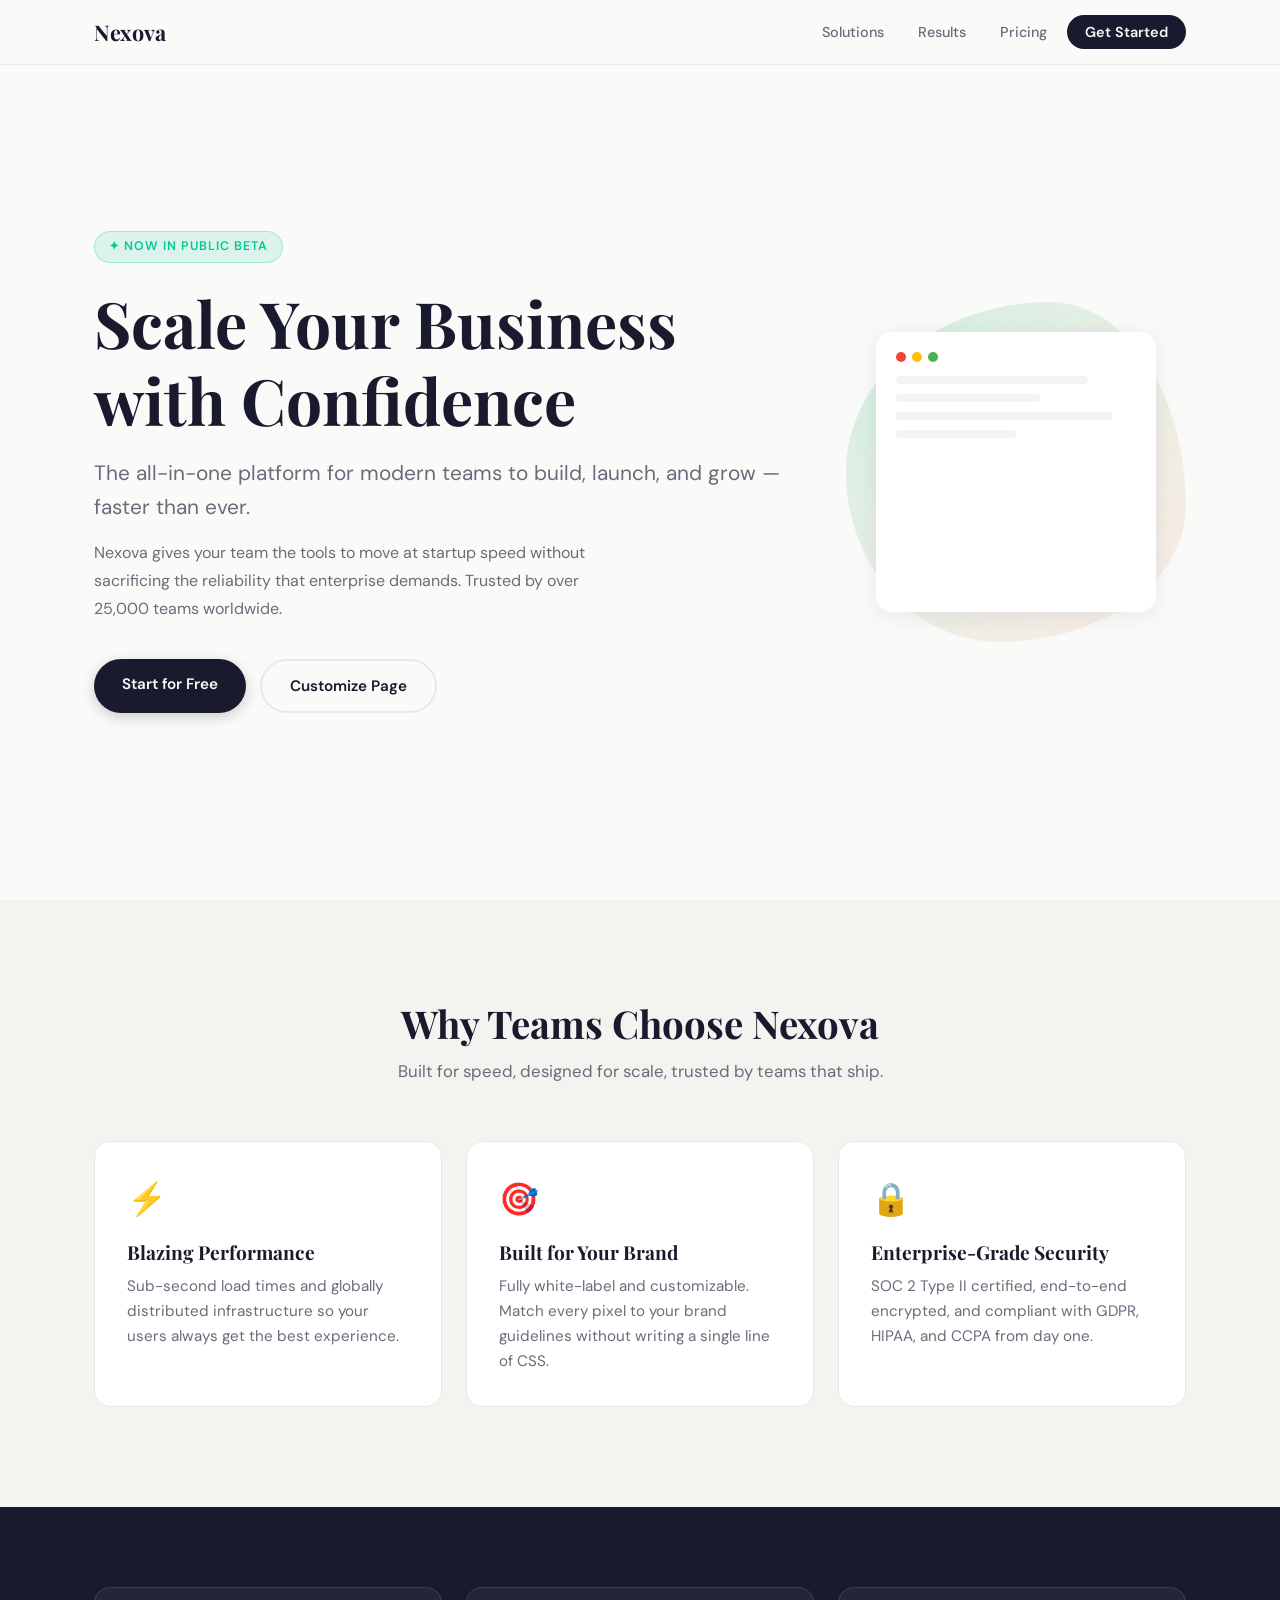
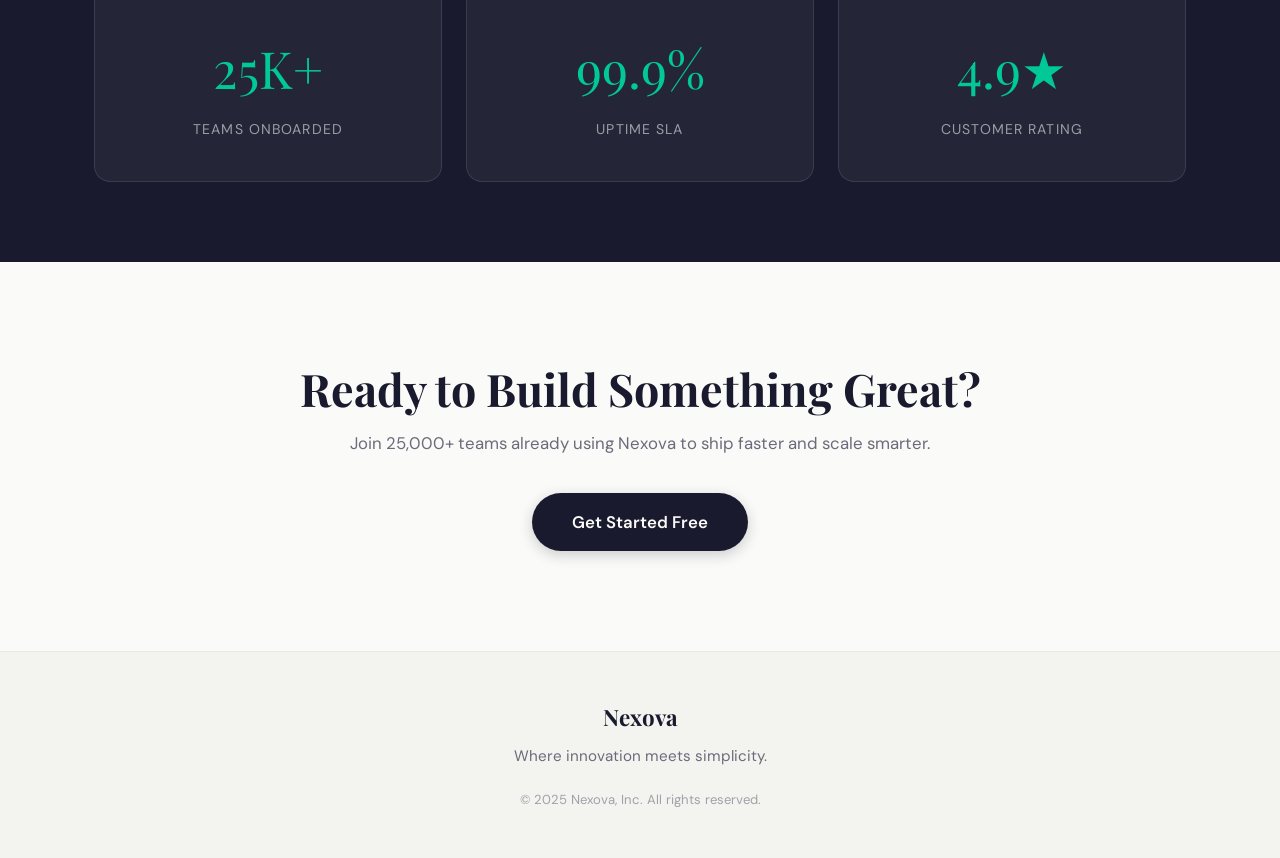
<file: index.html>
<!doctype html>
<html lang="en">
  <head>
    <meta charset="UTF-8" />
    <meta name="viewport" content="width=device-width, initial-scale=1.0" />
    <title>Nexova — Scale Your Business with Confidence</title>
    <link rel="preconnect" href="https://fonts.googleapis.com" />
    <link rel="preconnect" href="https://fonts.gstatic.com" crossorigin />
    <link
      href="https://fonts.googleapis.com/css2?family=Playfair+Display:wght@600;700&family=DM+Sans:wght@300;400;500;600&display=swap"
      rel="stylesheet"
    />
    <link rel="stylesheet" href="./css/index.css" />
  </head>
  <body>
    <!-- NAVBAR -->
    <nav class="navbar" id="navbar">
      <div class="navbar-inner">
        <a href="#" class="navbar-brand" id="nav-brand">Nexova</a>
        <button
          class="hamburger-btn"
          id="hamburger-btn"
          aria-label="Toggle navigation"
          aria-expanded="false"
        >
          <span class="hamburger-line"></span>
          <span class="hamburger-line"></span>
          <span class="hamburger-line"></span>
        </button>
        <ul class="nav-menu" id="nav-menu">
          <li>
            <a href="#features" class="nav-link" id="nav-link-1">Solutions</a>
          </li>
          <li><a href="#stats" class="nav-link" id="nav-link-2">Results</a></li>
          <li><a href="#cta" class="nav-link" id="nav-link-3">Pricing</a></li>
          <li>
            <a href="editor.html" class="nav-link nav-link--cta" id="nav-link-4"
              >Get Started</a
            >
          </li>
        </ul>
      </div>
    </nav>

    <!-- HERO SECTION -->
    <section class="hero-section" id="hero">
      <div class="hero-content">
        <div class="hero-text">
          <span class="hero-badge" id="hero-badge">✦ Now in Public Beta</span>
          <h1 class="hero-headline" id="page-title">
            Scale Your Business with Confidence
          </h1>
          <p class="hero-subheadline" id="page-subtitle">
            The all-in-one platform for modern teams to build, launch, and grow
            — faster than ever.
          </p>
          <p class="hero-description" id="page-description">
            Nexova gives your team the tools to move at startup speed without
            sacrificing the reliability that enterprise demands. Trusted by over
            25,000 teams worldwide.
          </p>
          <div class="hero-btn-group">
            <a href="#features" class="btn btn--primary" id="hero-cta"
              >Start for Free</a
            >
            <a href="editor.html" class="btn btn--outline">Customize Page</a>
          </div>
        </div>
        <div class="hero-visual" aria-hidden="true">
          <div class="hero-blob"></div>
          <div class="hero-mockup-card">
            <div class="mockup-dots">
              <span class="dot dot--red"></span>
              <span class="dot dot--yellow"></span>
              <span class="dot dot--green"></span>
            </div>
            <div class="mockup-line mockup-line--80"></div>
            <div class="mockup-line mockup-line--60"></div>
            <div class="mockup-line mockup-line--90"></div>
            <div class="mockup-line mockup-line--50"></div>
          </div>
        </div>
      </div>
    </section>

    <!-- FEATURES SECTION -->
    <section class="features-section" id="features">
      <div class="section-container">
        <div class="section-header">
          <h2 class="section-title" id="features-title">
            Why Teams Choose Nexova
          </h2>
          <p class="section-subtitle" id="features-subtitle">
            Built for speed, designed for scale, trusted by teams that ship.
          </p>
        </div>
        <div class="features-grid">
          <div class="feature-card">
            <span class="feature-card__icon" id="feature-1-icon">⚡</span>
            <h3 class="feature-card__title" id="feature-1-title">
              Blazing Performance
            </h3>
            <p class="feature-card__desc" id="feature-1-desc">
              Sub-second load times and globally distributed infrastructure so
              your users always get the best experience.
            </p>
          </div>
          <div class="feature-card">
            <span class="feature-card__icon" id="feature-2-icon">🎯</span>
            <h3 class="feature-card__title" id="feature-2-title">
              Built for Your Brand
            </h3>
            <p class="feature-card__desc" id="feature-2-desc">
              Fully white-label and customizable. Match every pixel to your
              brand guidelines without writing a single line of CSS.
            </p>
          </div>
          <div class="feature-card">
            <span class="feature-card__icon" id="feature-3-icon">🔒</span>
            <h3 class="feature-card__title" id="feature-3-title">
              Enterprise-Grade Security
            </h3>
            <p class="feature-card__desc" id="feature-3-desc">
              SOC 2 Type II certified, end-to-end encrypted, and compliant with
              GDPR, HIPAA, and CCPA from day one.
            </p>
          </div>
        </div>
      </div>
    </section>

    <!-- STATS SECTION -->
    <section class="stats-section" id="stats">
      <div class="section-container">
        <div class="stats-grid">
          <div class="stat-card">
            <span class="stat-card__number" id="stat-1-number">25K+</span>
            <span class="stat-card__label" id="stat-1-label"
              >Teams Onboarded</span
            >
          </div>
          <div class="stat-card">
            <span class="stat-card__number" id="stat-2-number">99.9%</span>
            <span class="stat-card__label" id="stat-2-label">Uptime SLA</span>
          </div>
          <div class="stat-card">
            <span class="stat-card__number" id="stat-3-number">4.9★</span>
            <span class="stat-card__label" id="stat-3-label"
              >Customer Rating</span
            >
          </div>
        </div>
      </div>
    </section>

    <!-- CTA BANNER -->
    <section class="cta-section" id="cta">
      <div class="section-container cta-container">
        <h2 class="cta-title" id="cta-title">
          Ready to Build Something Great?
        </h2>
        <p class="cta-desc" id="cta-desc">
          Join 25,000+ teams already using Nexova to ship faster and scale
          smarter.
        </p>
        <a
          href="editor.html"
          class="btn btn--primary btn--large"
          id="cta-button"
          >Get Started Free</a
        >
      </div>
    </section>

    <!-- FOOTER -->
    <footer class="site-footer" id="footer">
      <div class="footer-inner">
        <p class="footer-brand" id="footer-brand">Nexova</p>
        <p class="footer-tagline" id="footer-tagline">
          Where innovation meets simplicity.
        </p>
        <p class="footer-copy" id="footer-copy">
          © 2025 Nexova, Inc. All rights reserved.
        </p>
      </div>
    </footer>

    <script src="./js/index.js"></script>
  </body>
</html>
</file>
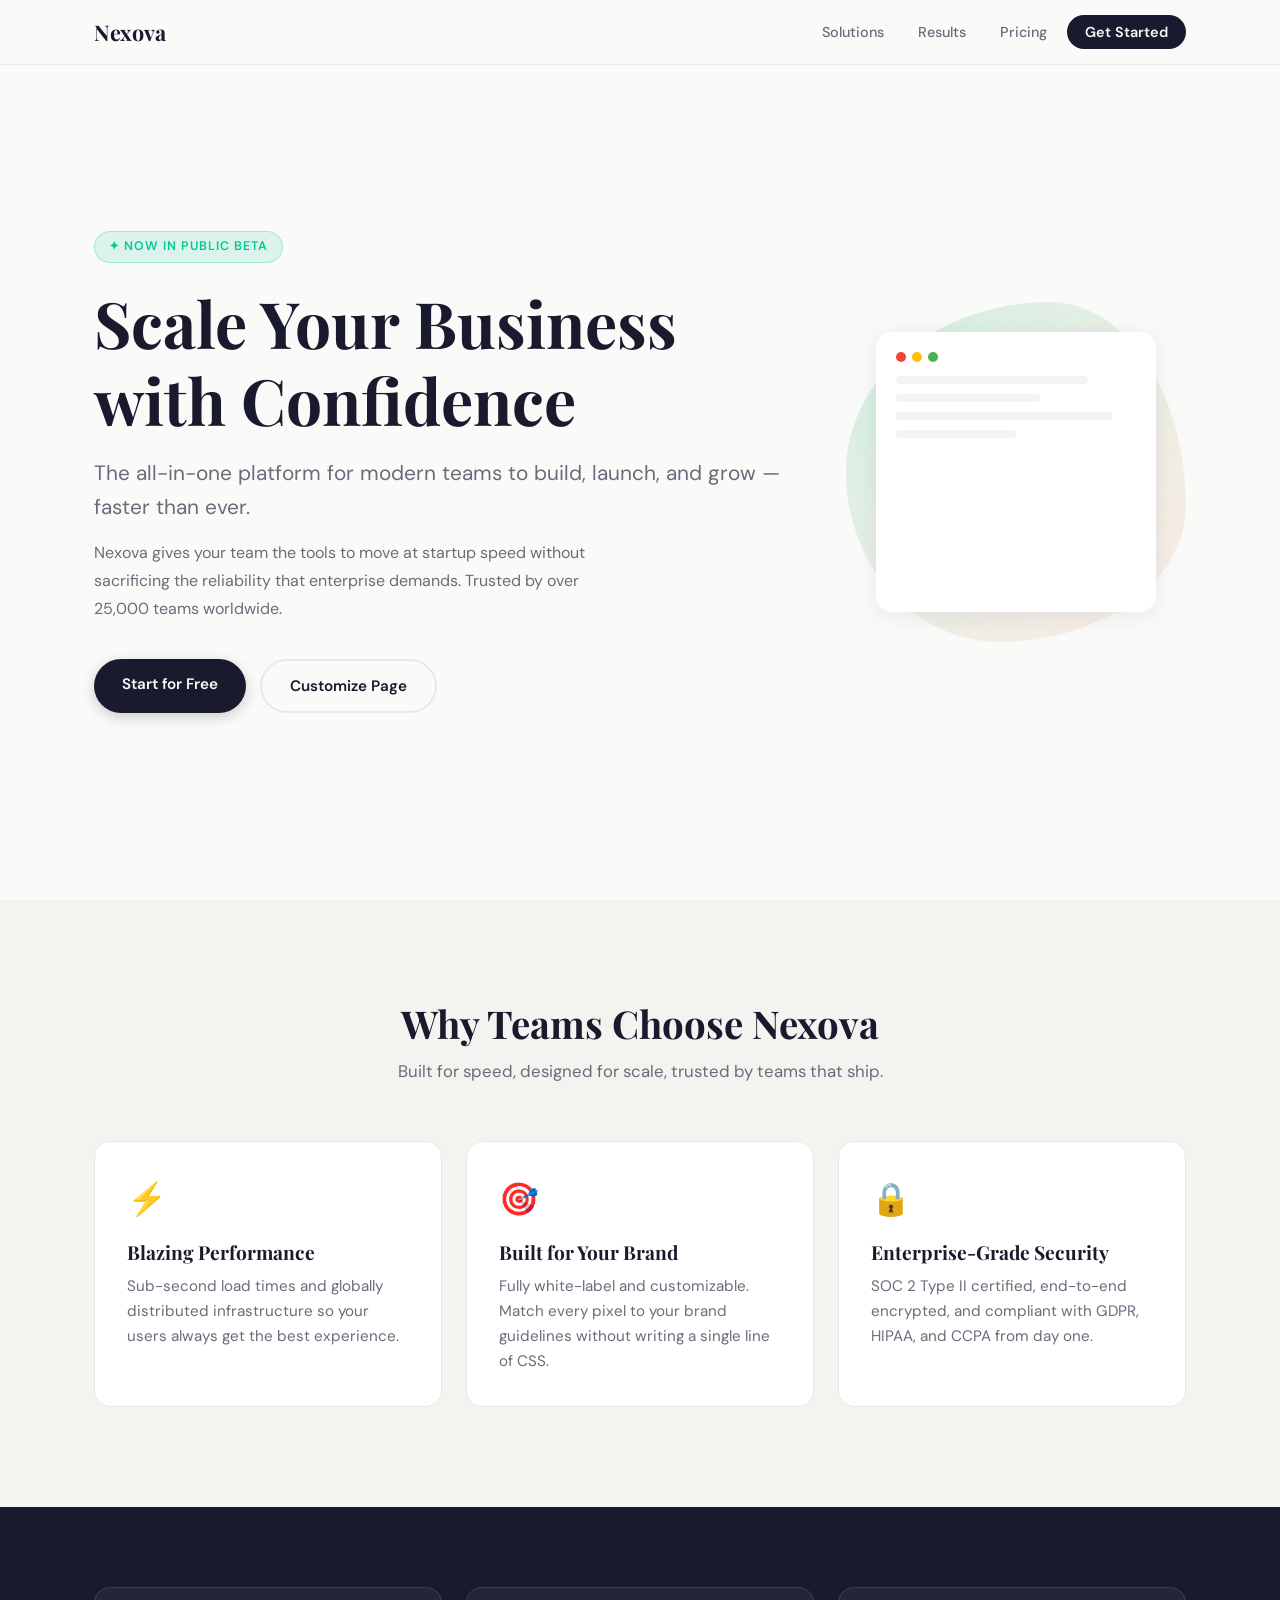
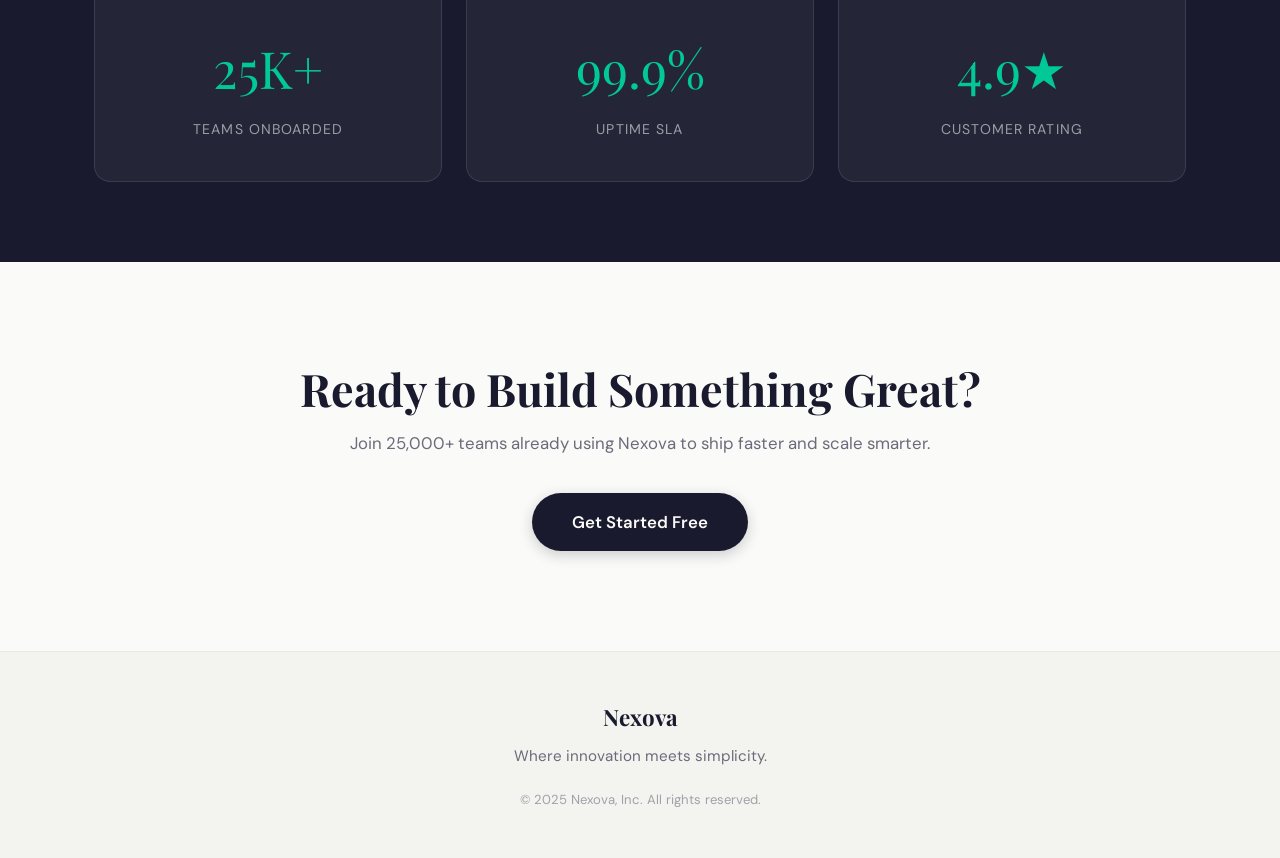
<file: html/index.html>
<!doctype html>
<html lang="en">
  <head>
    <meta charset="UTF-8" />
    <meta name="viewport" content="width=device-width, initial-scale=1.0" />
    <title>Nexova — Scale Your Business with Confidence</title>
    <link rel="preconnect" href="https://fonts.googleapis.com" />
    <link rel="preconnect" href="https://fonts.gstatic.com" crossorigin />
    <link
      href="https://fonts.googleapis.com/css2?family=Playfair+Display:wght@600;700&family=DM+Sans:wght@300;400;500;600&display=swap"
      rel="stylesheet"
    />
    <link rel="stylesheet" href="../css/index.css" />
  </head>
  <body>
    <!-- NAVBAR -->
    <nav class="navbar" id="navbar">
      <div class="navbar-inner">
        <a href="#" class="navbar-brand" id="nav-brand">Nexova</a>
        <button
          class="hamburger-btn"
          id="hamburger-btn"
          aria-label="Toggle navigation"
          aria-expanded="false"
        >
          <span class="hamburger-line"></span>
          <span class="hamburger-line"></span>
          <span class="hamburger-line"></span>
        </button>
        <ul class="nav-menu" id="nav-menu">
          <li>
            <a href="#features" class="nav-link" id="nav-link-1">Solutions</a>
          </li>
          <li><a href="#stats" class="nav-link" id="nav-link-2">Results</a></li>
          <li><a href="#cta" class="nav-link" id="nav-link-3">Pricing</a></li>
          <li>
            <a href="editor.html" class="nav-link nav-link--cta" id="nav-link-4"
              >Get Started</a
            >
          </li>
        </ul>
      </div>
    </nav>

    <!-- HERO SECTION -->
    <section class="hero-section" id="hero">
      <div class="hero-content">
        <div class="hero-text">
          <span class="hero-badge" id="hero-badge">✦ Now in Public Beta</span>
          <h1 class="hero-headline" id="page-title">
            Scale Your Business with Confidence
          </h1>
          <p class="hero-subheadline" id="page-subtitle">
            The all-in-one platform for modern teams to build, launch, and grow
            — faster than ever.
          </p>
          <p class="hero-description" id="page-description">
            Nexova gives your team the tools to move at startup speed without
            sacrificing the reliability that enterprise demands. Trusted by over
            25,000 teams worldwide.
          </p>
          <div class="hero-btn-group">
            <a href="#features" class="btn btn--primary" id="hero-cta"
              >Start for Free</a
            >
            <a href="editor.html" class="btn btn--outline">Customize Page</a>
          </div>
        </div>
        <div class="hero-visual" aria-hidden="true">
          <div class="hero-blob"></div>
          <div class="hero-mockup-card">
            <div class="mockup-dots">
              <span class="dot dot--red"></span>
              <span class="dot dot--yellow"></span>
              <span class="dot dot--green"></span>
            </div>
            <div class="mockup-line mockup-line--80"></div>
            <div class="mockup-line mockup-line--60"></div>
            <div class="mockup-line mockup-line--90"></div>
            <div class="mockup-line mockup-line--50"></div>
          </div>
        </div>
      </div>
    </section>

    <!-- FEATURES SECTION -->
    <section class="features-section" id="features">
      <div class="section-container">
        <div class="section-header">
          <h2 class="section-title" id="features-title">
            Why Teams Choose Nexova
          </h2>
          <p class="section-subtitle" id="features-subtitle">
            Built for speed, designed for scale, trusted by teams that ship.
          </p>
        </div>
        <div class="features-grid">
          <div class="feature-card">
            <span class="feature-card__icon" id="feature-1-icon">⚡</span>
            <h3 class="feature-card__title" id="feature-1-title">
              Blazing Performance
            </h3>
            <p class="feature-card__desc" id="feature-1-desc">
              Sub-second load times and globally distributed infrastructure so
              your users always get the best experience.
            </p>
          </div>
          <div class="feature-card">
            <span class="feature-card__icon" id="feature-2-icon">🎯</span>
            <h3 class="feature-card__title" id="feature-2-title">
              Built for Your Brand
            </h3>
            <p class="feature-card__desc" id="feature-2-desc">
              Fully white-label and customizable. Match every pixel to your
              brand guidelines without writing a single line of CSS.
            </p>
          </div>
          <div class="feature-card">
            <span class="feature-card__icon" id="feature-3-icon">🔒</span>
            <h3 class="feature-card__title" id="feature-3-title">
              Enterprise-Grade Security
            </h3>
            <p class="feature-card__desc" id="feature-3-desc">
              SOC 2 Type II certified, end-to-end encrypted, and compliant with
              GDPR, HIPAA, and CCPA from day one.
            </p>
          </div>
        </div>
      </div>
    </section>

    <!-- STATS SECTION -->
    <section class="stats-section" id="stats">
      <div class="section-container">
        <div class="stats-grid">
          <div class="stat-card">
            <span class="stat-card__number" id="stat-1-number">25K+</span>
            <span class="stat-card__label" id="stat-1-label"
              >Teams Onboarded</span
            >
          </div>
          <div class="stat-card">
            <span class="stat-card__number" id="stat-2-number">99.9%</span>
            <span class="stat-card__label" id="stat-2-label">Uptime SLA</span>
          </div>
          <div class="stat-card">
            <span class="stat-card__number" id="stat-3-number">4.9★</span>
            <span class="stat-card__label" id="stat-3-label"
              >Customer Rating</span
            >
          </div>
        </div>
      </div>
    </section>

    <!-- CTA BANNER -->
    <section class="cta-section" id="cta">
      <div class="section-container cta-container">
        <h2 class="cta-title" id="cta-title">
          Ready to Build Something Great?
        </h2>
        <p class="cta-desc" id="cta-desc">
          Join 25,000+ teams already using Nexova to ship faster and scale
          smarter.
        </p>
        <a
          href="editor.html"
          class="btn btn--primary btn--large"
          id="cta-button"
          >Get Started Free</a
        >
      </div>
    </section>

    <!-- FOOTER -->
    <footer class="site-footer" id="footer">
      <div class="footer-inner">
        <p class="footer-brand" id="footer-brand">Nexova</p>
        <p class="footer-tagline" id="footer-tagline">
          Where innovation meets simplicity.
        </p>
        <p class="footer-copy" id="footer-copy">
          © 2025 Nexova, Inc. All rights reserved.
        </p>
      </div>
    </footer>

    <script src="../js/index.js"></script>
  </body>
</html>
</file>
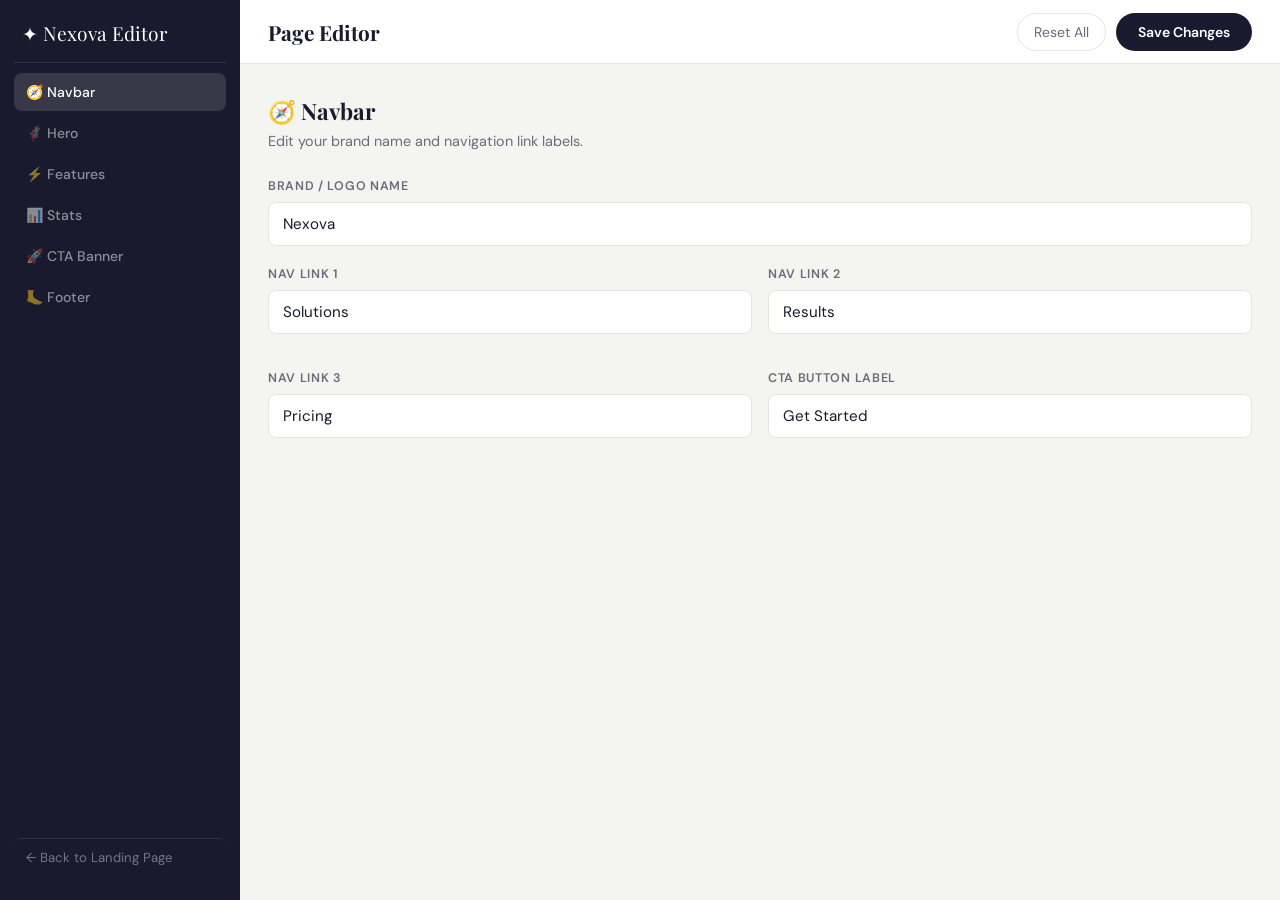
<file: editor.html>
<!doctype html>
<html lang="en">
  <head>
    <meta charset="UTF-8" />
    <meta name="viewport" content="width=device-width, initial-scale=1.0" />
    <title>Page Editor — Nexova</title>
    <link rel="preconnect" href="https://fonts.googleapis.com" />
    <link rel="preconnect" href="https://fonts.gstatic.com" crossorigin />
    <link
      href="https://fonts.googleapis.com/css2?family=Playfair+Display:wght@600;700&family=DM+Sans:wght@300;400;500;600&display=swap"
      rel="stylesheet"
    />
    <link rel="stylesheet" href="./css/editor.css" />
  </head>
  <body>
    <div class="editor-layout">
      <!-- ── SIDEBAR ── -->
      <aside class="editor-sidebar" id="editor-sidebar">
        <div class="sidebar-header">
          <span class="sidebar-logo">✦ Nexova Editor</span>
        </div>
        <nav class="sidebar-nav">
          <button class="sidebar-nav-btn active" data-target-section="navbar">
            🧭 Navbar
          </button>
          <button class="sidebar-nav-btn" data-target-section="hero">
            🦸 Hero
          </button>
          <button class="sidebar-nav-btn" data-target-section="features">
            ⚡ Features
          </button>
          <button class="sidebar-nav-btn" data-target-section="stats">
            📊 Stats
          </button>
          <button class="sidebar-nav-btn" data-target-section="cta">
            🚀 CTA Banner
          </button>
          <button class="sidebar-nav-btn" data-target-section="footer">
            🦶 Footer
          </button>
        </nav>
        <a href="index.html" class="sidebar-back-link"
          >← Back to Landing Page</a
        >
      </aside>

      <!-- ── MAIN PANEL ── -->
      <main class="editor-main">
        <!-- Top Bar -->
        <div class="editor-topbar">
          <!-- Hamburger: visible on mobile, sits INSIDE topbar for correct spacing -->
          <button
            class="sidebar-toggle-btn"
            id="sidebar-toggle-btn"
            aria-label="Toggle sidebar"
          >
            <span></span><span></span><span></span>
          </button>
          <h1 class="editor-topbar__title">Page Editor</h1>
          <div class="editor-topbar__actions">
            <button class="btn-reset" id="btn-reset">Reset All</button>
            <button class="btn-save" id="btn-save">Save Changes</button>
          </div>
        </div>

        <!-- Save Notification -->
        <div class="save-notification" id="save-notification">
          ✅ Changes saved successfully!
        </div>

        <!-- Editor Form -->
        <form id="editor-form" novalidate>
          <!-- ── NAVBAR PANEL ── -->
          <div class="editor-panel active" id="panel-navbar">
            <div class="panel-header">
              <h2>🧭 Navbar</h2>
              <p>Edit your brand name and navigation link labels.</p>
            </div>
            <div class="form-group">
              <label for="input-nav-brand">Brand / Logo Name</label>
              <input type="text" id="input-nav-brand" placeholder="Nexova" />
            </div>
            <div class="form-row">
              <div class="form-group">
                <label for="input-nav-link-1">Nav Link 1</label>
                <input
                  type="text"
                  id="input-nav-link-1"
                  placeholder="Solutions"
                />
              </div>
              <div class="form-group">
                <label for="input-nav-link-2">Nav Link 2</label>
                <input
                  type="text"
                  id="input-nav-link-2"
                  placeholder="Results"
                />
              </div>
              <div class="form-group">
                <label for="input-nav-link-3">Nav Link 3</label>
                <input
                  type="text"
                  id="input-nav-link-3"
                  placeholder="Pricing"
                />
              </div>
              <div class="form-group">
                <label for="input-nav-link-4">CTA Button Label</label>
                <input
                  type="text"
                  id="input-nav-link-4"
                  placeholder="Get Started"
                />
              </div>
            </div>
          </div>

          <!-- ── HERO PANEL ── -->
          <div class="editor-panel" id="panel-hero">
            <div class="panel-header">
              <h2>🦸 Hero Section</h2>
              <p>The first thing visitors see — make it count.</p>
            </div>
            <div class="form-group">
              <label for="input-hero-badge">Badge Text</label>
              <input
                type="text"
                id="input-hero-badge"
                placeholder="✦ Now in Public Beta"
              />
            </div>
            <div class="form-group">
              <label for="input-page-title">Main Headline</label>
              <input
                type="text"
                id="input-page-title"
                placeholder="Scale Your Business with Confidence"
              />
            </div>
            <div class="form-group">
              <label for="input-page-subtitle">Subheadline</label>
              <input
                type="text"
                id="input-page-subtitle"
                placeholder="The all-in-one platform for modern teams."
              />
            </div>
            <div class="form-group">
              <label for="input-page-description">Description Paragraph</label>
              <textarea
                id="input-page-description"
                rows="3"
                placeholder="A short paragraph about your product or service."
              ></textarea>
            </div>
            <div class="form-group">
              <label for="input-hero-cta">Primary Button Text</label>
              <input
                type="text"
                id="input-hero-cta"
                placeholder="Start for Free"
              />
            </div>
          </div>

          <!-- ── FEATURES PANEL ── -->
          <div class="editor-panel" id="panel-features">
            <div class="panel-header">
              <h2>⚡ Features Section</h2>
              <p>Showcase your product's key strengths.</p>
            </div>
            <div class="form-row">
              <div class="form-group">
                <label for="input-features-title">Section Title</label>
                <input
                  type="text"
                  id="input-features-title"
                  placeholder="Why Teams Choose Nexova"
                />
              </div>
              <div class="form-group">
                <label for="input-features-subtitle">Section Subtitle</label>
                <input
                  type="text"
                  id="input-features-subtitle"
                  placeholder="Built for speed, designed for scale."
                />
              </div>
            </div>

            <div class="feature-editor-card">
              <p class="feature-editor-card__label">Feature Card 1</p>
              <div class="form-row">
                <div class="form-group">
                  <label for="input-feature-1-icon">Icon (emoji)</label>
                  <input
                    type="text"
                    id="input-feature-1-icon"
                    placeholder="⚡"
                    maxlength="4"
                  />
                </div>
                <div class="form-group">
                  <label for="input-feature-1-title">Title</label>
                  <input
                    type="text"
                    id="input-feature-1-title"
                    placeholder="Blazing Performance"
                  />
                </div>
              </div>
              <div class="form-group">
                <label for="input-feature-1-desc">Description</label>
                <textarea id="input-feature-1-desc" rows="2"></textarea>
              </div>
            </div>

            <div class="feature-editor-card">
              <p class="feature-editor-card__label">Feature Card 2</p>
              <div class="form-row">
                <div class="form-group">
                  <label for="input-feature-2-icon">Icon (emoji)</label>
                  <input
                    type="text"
                    id="input-feature-2-icon"
                    placeholder="🎯"
                    maxlength="4"
                  />
                </div>
                <div class="form-group">
                  <label for="input-feature-2-title">Title</label>
                  <input
                    type="text"
                    id="input-feature-2-title"
                    placeholder="Built for Your Brand"
                  />
                </div>
              </div>
              <div class="form-group">
                <label for="input-feature-2-desc">Description</label>
                <textarea id="input-feature-2-desc" rows="2"></textarea>
              </div>
            </div>

            <div class="feature-editor-card">
              <p class="feature-editor-card__label">Feature Card 3</p>
              <div class="form-row">
                <div class="form-group">
                  <label for="input-feature-3-icon">Icon (emoji)</label>
                  <input
                    type="text"
                    id="input-feature-3-icon"
                    placeholder="🔒"
                    maxlength="4"
                  />
                </div>
                <div class="form-group">
                  <label for="input-feature-3-title">Title</label>
                  <input
                    type="text"
                    id="input-feature-3-title"
                    placeholder="Enterprise-Grade Security"
                  />
                </div>
              </div>
              <div class="form-group">
                <label for="input-feature-3-desc">Description</label>
                <textarea id="input-feature-3-desc" rows="2"></textarea>
              </div>
            </div>
          </div>

          <!-- ── STATS PANEL ── -->
          <div class="editor-panel" id="panel-stats">
            <div class="panel-header">
              <h2>📊 Stats Section</h2>
              <p>Highlight your key numbers and social proof.</p>
            </div>
            <div class="form-row">
              <div class="form-group">
                <label for="input-stat-1-number">Stat 1 — Value</label>
                <input
                  type="text"
                  id="input-stat-1-number"
                  placeholder="25K+"
                />
              </div>
              <div class="form-group">
                <label for="input-stat-1-label">Stat 1 — Label</label>
                <input
                  type="text"
                  id="input-stat-1-label"
                  placeholder="Teams Onboarded"
                />
              </div>
            </div>
            <div class="form-row">
              <div class="form-group">
                <label for="input-stat-2-number">Stat 2 — Value</label>
                <input
                  type="text"
                  id="input-stat-2-number"
                  placeholder="99.9%"
                />
              </div>
              <div class="form-group">
                <label for="input-stat-2-label">Stat 2 — Label</label>
                <input
                  type="text"
                  id="input-stat-2-label"
                  placeholder="Uptime SLA"
                />
              </div>
            </div>
            <div class="form-row">
              <div class="form-group">
                <label for="input-stat-3-number">Stat 3 — Value</label>
                <input
                  type="text"
                  id="input-stat-3-number"
                  placeholder="4.9★"
                />
              </div>
              <div class="form-group">
                <label for="input-stat-3-label">Stat 3 — Label</label>
                <input
                  type="text"
                  id="input-stat-3-label"
                  placeholder="Customer Rating"
                />
              </div>
            </div>
          </div>

          <!-- ── CTA PANEL ── -->
          <div class="editor-panel" id="panel-cta">
            <div class="panel-header">
              <h2>🚀 CTA Banner</h2>
              <p>Drive visitors to take the next step.</p>
            </div>
            <div class="form-group">
              <label for="input-cta-title">CTA Heading</label>
              <input
                type="text"
                id="input-cta-title"
                placeholder="Ready to Build Something Great?"
              />
            </div>
            <div class="form-group">
              <label for="input-cta-desc">CTA Description</label>
              <input
                type="text"
                id="input-cta-desc"
                placeholder="Join 25,000+ teams already using Nexova."
              />
            </div>
            <div class="form-group">
              <label for="input-cta-button">Button Text</label>
              <input
                type="text"
                id="input-cta-button"
                placeholder="Get Started Free"
              />
            </div>
          </div>

          <!-- ── FOOTER PANEL ── -->
          <div class="editor-panel" id="panel-footer">
            <div class="panel-header">
              <h2>🦶 Footer</h2>
              <p>Customize your footer branding and copyright notice.</p>
            </div>
            <div class="form-group">
              <label for="input-footer-brand">Brand Name</label>
              <input type="text" id="input-footer-brand" placeholder="Nexova" />
            </div>
            <div class="form-group">
              <label for="input-footer-tagline">Tagline</label>
              <input
                type="text"
                id="input-footer-tagline"
                placeholder="Where innovation meets simplicity."
              />
            </div>
            <div class="form-group">
              <label for="input-footer-copy">Copyright Text</label>
              <input
                type="text"
                id="input-footer-copy"
                placeholder="© 2025 Nexova, Inc. All rights reserved."
              />
            </div>
          </div>
        </form>
      </main>
    </div>

    <!-- Sidebar overlay (mobile) -->
    <div class="sidebar-overlay" id="sidebar-overlay"></div>

    <script src="./js/editor.js"></script>
  </body>
</html>
</file>
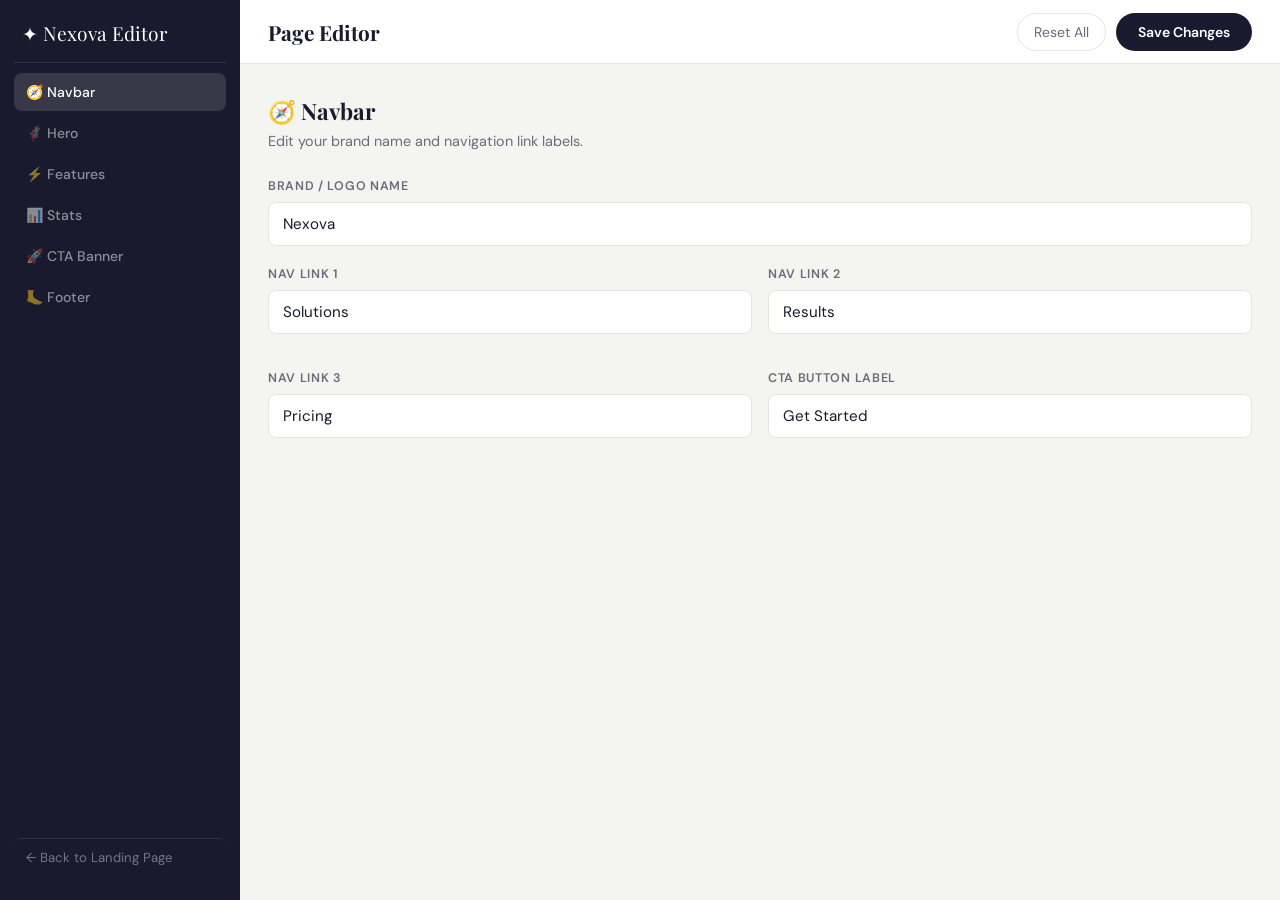
<file: html/editor.html>
<!doctype html>
<html lang="en">
  <head>
    <meta charset="UTF-8" />
    <meta name="viewport" content="width=device-width, initial-scale=1.0" />
    <title>Page Editor — Nexova</title>
    <link rel="preconnect" href="https://fonts.googleapis.com" />
    <link rel="preconnect" href="https://fonts.gstatic.com" crossorigin />
    <link
      href="https://fonts.googleapis.com/css2?family=Playfair+Display:wght@600;700&family=DM+Sans:wght@300;400;500;600&display=swap"
      rel="stylesheet"
    />
    <link rel="stylesheet" href="../css/editor.css" />
  </head>
  <body>
    <div class="editor-layout">
      <!-- ── SIDEBAR ── -->
      <aside class="editor-sidebar" id="editor-sidebar">
        <div class="sidebar-header">
          <span class="sidebar-logo">✦ Nexova Editor</span>
        </div>
        <nav class="sidebar-nav">
          <button class="sidebar-nav-btn active" data-target-section="navbar">
            🧭 Navbar
          </button>
          <button class="sidebar-nav-btn" data-target-section="hero">
            🦸 Hero
          </button>
          <button class="sidebar-nav-btn" data-target-section="features">
            ⚡ Features
          </button>
          <button class="sidebar-nav-btn" data-target-section="stats">
            📊 Stats
          </button>
          <button class="sidebar-nav-btn" data-target-section="cta">
            🚀 CTA Banner
          </button>
          <button class="sidebar-nav-btn" data-target-section="footer">
            🦶 Footer
          </button>
        </nav>
        <a href="index.html" class="sidebar-back-link"
          >← Back to Landing Page</a
        >
      </aside>

      <!-- ── MAIN PANEL ── -->
      <main class="editor-main">
        <!-- Top Bar -->
        <div class="editor-topbar">
          <!-- Hamburger: visible on mobile, sits INSIDE topbar for correct spacing -->
          <button
            class="sidebar-toggle-btn"
            id="sidebar-toggle-btn"
            aria-label="Toggle sidebar"
          >
            <span></span><span></span><span></span>
          </button>
          <h1 class="editor-topbar__title">Page Editor</h1>
          <div class="editor-topbar__actions">
            <button class="btn-reset" id="btn-reset">Reset All</button>
            <button class="btn-save" id="btn-save">Save Changes</button>
          </div>
        </div>

        <!-- Save Notification -->
        <div class="save-notification" id="save-notification">
          ✅ Changes saved successfully!
        </div>

        <!-- Editor Form -->
        <form id="editor-form" novalidate>
          <!-- ── NAVBAR PANEL ── -->
          <div class="editor-panel active" id="panel-navbar">
            <div class="panel-header">
              <h2>🧭 Navbar</h2>
              <p>Edit your brand name and navigation link labels.</p>
            </div>
            <div class="form-group">
              <label for="input-nav-brand">Brand / Logo Name</label>
              <input type="text" id="input-nav-brand" placeholder="Nexova" />
            </div>
            <div class="form-row">
              <div class="form-group">
                <label for="input-nav-link-1">Nav Link 1</label>
                <input
                  type="text"
                  id="input-nav-link-1"
                  placeholder="Solutions"
                />
              </div>
              <div class="form-group">
                <label for="input-nav-link-2">Nav Link 2</label>
                <input
                  type="text"
                  id="input-nav-link-2"
                  placeholder="Results"
                />
              </div>
              <div class="form-group">
                <label for="input-nav-link-3">Nav Link 3</label>
                <input
                  type="text"
                  id="input-nav-link-3"
                  placeholder="Pricing"
                />
              </div>
              <div class="form-group">
                <label for="input-nav-link-4">CTA Button Label</label>
                <input
                  type="text"
                  id="input-nav-link-4"
                  placeholder="Get Started"
                />
              </div>
            </div>
          </div>

          <!-- ── HERO PANEL ── -->
          <div class="editor-panel" id="panel-hero">
            <div class="panel-header">
              <h2>🦸 Hero Section</h2>
              <p>The first thing visitors see — make it count.</p>
            </div>
            <div class="form-group">
              <label for="input-hero-badge">Badge Text</label>
              <input
                type="text"
                id="input-hero-badge"
                placeholder="✦ Now in Public Beta"
              />
            </div>
            <div class="form-group">
              <label for="input-page-title">Main Headline</label>
              <input
                type="text"
                id="input-page-title"
                placeholder="Scale Your Business with Confidence"
              />
            </div>
            <div class="form-group">
              <label for="input-page-subtitle">Subheadline</label>
              <input
                type="text"
                id="input-page-subtitle"
                placeholder="The all-in-one platform for modern teams."
              />
            </div>
            <div class="form-group">
              <label for="input-page-description">Description Paragraph</label>
              <textarea
                id="input-page-description"
                rows="3"
                placeholder="A short paragraph about your product or service."
              ></textarea>
            </div>
            <div class="form-group">
              <label for="input-hero-cta">Primary Button Text</label>
              <input
                type="text"
                id="input-hero-cta"
                placeholder="Start for Free"
              />
            </div>
          </div>

          <!-- ── FEATURES PANEL ── -->
          <div class="editor-panel" id="panel-features">
            <div class="panel-header">
              <h2>⚡ Features Section</h2>
              <p>Showcase your product's key strengths.</p>
            </div>
            <div class="form-row">
              <div class="form-group">
                <label for="input-features-title">Section Title</label>
                <input
                  type="text"
                  id="input-features-title"
                  placeholder="Why Teams Choose Nexova"
                />
              </div>
              <div class="form-group">
                <label for="input-features-subtitle">Section Subtitle</label>
                <input
                  type="text"
                  id="input-features-subtitle"
                  placeholder="Built for speed, designed for scale."
                />
              </div>
            </div>

            <div class="feature-editor-card">
              <p class="feature-editor-card__label">Feature Card 1</p>
              <div class="form-row">
                <div class="form-group">
                  <label for="input-feature-1-icon">Icon (emoji)</label>
                  <input
                    type="text"
                    id="input-feature-1-icon"
                    placeholder="⚡"
                    maxlength="4"
                  />
                </div>
                <div class="form-group">
                  <label for="input-feature-1-title">Title</label>
                  <input
                    type="text"
                    id="input-feature-1-title"
                    placeholder="Blazing Performance"
                  />
                </div>
              </div>
              <div class="form-group">
                <label for="input-feature-1-desc">Description</label>
                <textarea id="input-feature-1-desc" rows="2"></textarea>
              </div>
            </div>

            <div class="feature-editor-card">
              <p class="feature-editor-card__label">Feature Card 2</p>
              <div class="form-row">
                <div class="form-group">
                  <label for="input-feature-2-icon">Icon (emoji)</label>
                  <input
                    type="text"
                    id="input-feature-2-icon"
                    placeholder="🎯"
                    maxlength="4"
                  />
                </div>
                <div class="form-group">
                  <label for="input-feature-2-title">Title</label>
                  <input
                    type="text"
                    id="input-feature-2-title"
                    placeholder="Built for Your Brand"
                  />
                </div>
              </div>
              <div class="form-group">
                <label for="input-feature-2-desc">Description</label>
                <textarea id="input-feature-2-desc" rows="2"></textarea>
              </div>
            </div>

            <div class="feature-editor-card">
              <p class="feature-editor-card__label">Feature Card 3</p>
              <div class="form-row">
                <div class="form-group">
                  <label for="input-feature-3-icon">Icon (emoji)</label>
                  <input
                    type="text"
                    id="input-feature-3-icon"
                    placeholder="🔒"
                    maxlength="4"
                  />
                </div>
                <div class="form-group">
                  <label for="input-feature-3-title">Title</label>
                  <input
                    type="text"
                    id="input-feature-3-title"
                    placeholder="Enterprise-Grade Security"
                  />
                </div>
              </div>
              <div class="form-group">
                <label for="input-feature-3-desc">Description</label>
                <textarea id="input-feature-3-desc" rows="2"></textarea>
              </div>
            </div>
          </div>

          <!-- ── STATS PANEL ── -->
          <div class="editor-panel" id="panel-stats">
            <div class="panel-header">
              <h2>📊 Stats Section</h2>
              <p>Highlight your key numbers and social proof.</p>
            </div>
            <div class="form-row">
              <div class="form-group">
                <label for="input-stat-1-number">Stat 1 — Value</label>
                <input
                  type="text"
                  id="input-stat-1-number"
                  placeholder="25K+"
                />
              </div>
              <div class="form-group">
                <label for="input-stat-1-label">Stat 1 — Label</label>
                <input
                  type="text"
                  id="input-stat-1-label"
                  placeholder="Teams Onboarded"
                />
              </div>
            </div>
            <div class="form-row">
              <div class="form-group">
                <label for="input-stat-2-number">Stat 2 — Value</label>
                <input
                  type="text"
                  id="input-stat-2-number"
                  placeholder="99.9%"
                />
              </div>
              <div class="form-group">
                <label for="input-stat-2-label">Stat 2 — Label</label>
                <input
                  type="text"
                  id="input-stat-2-label"
                  placeholder="Uptime SLA"
                />
              </div>
            </div>
            <div class="form-row">
              <div class="form-group">
                <label for="input-stat-3-number">Stat 3 — Value</label>
                <input
                  type="text"
                  id="input-stat-3-number"
                  placeholder="4.9★"
                />
              </div>
              <div class="form-group">
                <label for="input-stat-3-label">Stat 3 — Label</label>
                <input
                  type="text"
                  id="input-stat-3-label"
                  placeholder="Customer Rating"
                />
              </div>
            </div>
          </div>

          <!-- ── CTA PANEL ── -->
          <div class="editor-panel" id="panel-cta">
            <div class="panel-header">
              <h2>🚀 CTA Banner</h2>
              <p>Drive visitors to take the next step.</p>
            </div>
            <div class="form-group">
              <label for="input-cta-title">CTA Heading</label>
              <input
                type="text"
                id="input-cta-title"
                placeholder="Ready to Build Something Great?"
              />
            </div>
            <div class="form-group">
              <label for="input-cta-desc">CTA Description</label>
              <input
                type="text"
                id="input-cta-desc"
                placeholder="Join 25,000+ teams already using Nexova."
              />
            </div>
            <div class="form-group">
              <label for="input-cta-button">Button Text</label>
              <input
                type="text"
                id="input-cta-button"
                placeholder="Get Started Free"
              />
            </div>
          </div>

          <!-- ── FOOTER PANEL ── -->
          <div class="editor-panel" id="panel-footer">
            <div class="panel-header">
              <h2>🦶 Footer</h2>
              <p>Customize your footer branding and copyright notice.</p>
            </div>
            <div class="form-group">
              <label for="input-footer-brand">Brand Name</label>
              <input type="text" id="input-footer-brand" placeholder="Nexova" />
            </div>
            <div class="form-group">
              <label for="input-footer-tagline">Tagline</label>
              <input
                type="text"
                id="input-footer-tagline"
                placeholder="Where innovation meets simplicity."
              />
            </div>
            <div class="form-group">
              <label for="input-footer-copy">Copyright Text</label>
              <input
                type="text"
                id="input-footer-copy"
                placeholder="© 2025 Nexova, Inc. All rights reserved."
              />
            </div>
          </div>
        </form>
      </main>
    </div>

    <!-- Sidebar overlay (mobile) -->
    <div class="sidebar-overlay" id="sidebar-overlay"></div>

    <script src="../js/editor.js"></script>
  </body>
</html>
</file>
<file: css/index.css>
/* ═══════════════════════════════════════════
   CSS CUSTOM PROPERTIES
═══════════════════════════════════════════ */
:root {
  /* Colors */
  --color-bg: #fafaf8;
  --color-surface: #ffffff;
  --color-surface-alt: #f3f3f0;
  --color-border: #e8e8e4;
  --color-text: #1a1a2e;
  --color-text-muted: #6b6b7b;
  --color-accent: #00c896;
  --color-accent-warm: #ff6b35;
  --color-navbar-bg: rgba(250, 250, 248, 0.92);

  /* Shadows */
  --shadow-card: 0 4px 24px rgba(26, 26, 46, 0.08);
  --shadow-navbar: 0 4px 24px rgba(26, 26, 46, 0.1);

  /* Spacing & Shape */
  --radius-card: 16px;
  --radius-pill: 30px;
  --navbar-height: 64px;

  /* Transitions */
  --transition-fast: 0.2s ease;
  --transition-normal: 0.3s ease;

  font-size: 16px;
}

/* ═══════════════════════════════════════════
   RESET
═══════════════════════════════════════════ */
*,
*::before,
*::after {
  box-sizing: border-box;
  margin: 0;
  padding: 0;
}

html {
  scroll-behavior: smooth;
}

body {
  font-family: "DM Sans", sans-serif;
  background-color: var(--color-bg);
  color: var(--color-text);
  overflow-x: hidden;
  line-height: 1.6;
}

h1,
h2,
h3 {
  font-family: "Playfair Display", serif;
  line-height: 1.2;
}

a {
  text-decoration: none;
  color: inherit;
}
ul {
  list-style: none;
}

/* ═══════════════════════════════════════════
   NAVBAR
═══════════════════════════════════════════ */
.navbar {
  position: fixed;
  top: 0;
  left: 0;
  right: 0;
  z-index: 100;
  background: var(--color-navbar-bg);
  backdrop-filter: blur(12px);
  -webkit-backdrop-filter: blur(12px);
  border-bottom: 1px solid var(--color-border);
  transition: box-shadow var(--transition-normal);
}

.navbar--scrolled {
  box-shadow: var(--shadow-navbar);
}

.navbar-inner {
  max-width: 1140px;
  margin: 0 auto;
  padding: 0 24px;
  height: var(--navbar-height);
  display: flex;
  align-items: center;
  justify-content: space-between;
  gap: 16px;
}

/* Brand */
.navbar-brand {
  font-family: "Playfair Display", serif;
  font-size: 1.35rem;
  font-weight: 700;
  color: var(--color-text);
  letter-spacing: -0.3px;
  white-space: nowrap;
  flex-shrink: 0;
}

/* Desktop nav links */
.nav-menu {
  display: flex;
  align-items: center;
  gap: 6px;
}

.nav-link {
  font-size: 0.9rem;
  font-weight: 500;
  color: var(--color-text-muted);
  padding: 6px 14px;
  border-radius: var(--radius-pill);
  transition:
    color var(--transition-fast),
    background var(--transition-fast);
  white-space: nowrap;
}

.nav-link:hover {
  color: var(--color-text);
  background: var(--color-surface-alt);
}

/* CTA nav button */
.nav-link--cta {
  background: var(--color-text);
  color: var(--color-bg);
  font-weight: 600;
  padding: 8px 18px;
}

.nav-link--cta:hover {
  opacity: 0.85;
  color: var(--color-bg);
  background: var(--color-text);
}

/* Hamburger button (hidden on desktop) */
.hamburger-btn {
  display: none;
  flex-direction: column;
  justify-content: space-between;
  width: 28px;
  height: 20px;
  background: none;
  border: none;
  cursor: pointer;
  padding: 0;
  flex-shrink: 0;
}

.hamburger-line {
  display: block;
  height: 2px;
  width: 100%;
  background: var(--color-text);
  border-radius: 2px;
  transition:
    transform 0.25s ease,
    opacity 0.25s ease;
  transform-origin: center;
}

/* Hamburger → X when menu is open */
.hamburger-btn.is-open .hamburger-line:nth-child(1) {
  transform: translateY(9px) rotate(45deg);
}
.hamburger-btn.is-open .hamburger-line:nth-child(2) {
  opacity: 0;
  transform: scaleX(0);
}
.hamburger-btn.is-open .hamburger-line:nth-child(3) {
  transform: translateY(-9px) rotate(-45deg);
}

/* ═══════════════════════════════════════════
   BUTTONS (shared)
═══════════════════════════════════════════ */
.btn {
  display: inline-block;
  padding: 13px 28px;
  border-radius: var(--radius-pill);
  font-family: "DM Sans", sans-serif;
  font-size: 0.95rem;
  font-weight: 600;
  transition:
    transform var(--transition-fast),
    box-shadow var(--transition-fast),
    opacity var(--transition-fast);
  cursor: pointer;
  text-align: center;
}

.btn--primary {
  background: var(--color-text);
  color: var(--color-bg);
  box-shadow: 0 4px 14px rgba(26, 26, 46, 0.2);
}

.btn--primary:hover {
  transform: translateY(-2px);
  box-shadow: 0 8px 24px rgba(26, 26, 46, 0.25);
}

.btn--outline {
  background: transparent;
  color: var(--color-text);
  border: 2px solid var(--color-border);
}

.btn--outline:hover {
  border-color: var(--color-text);
  background: var(--color-surface-alt);
}

.btn--large {
  padding: 16px 40px;
  font-size: 1.05rem;
}

/* ═══════════════════════════════════════════
   HERO SECTION
═══════════════════════════════════════════ */
.hero-section {
  min-height: 100vh;
  display: flex;
  align-items: center;
  padding-top: var(--navbar-height);
}

.hero-content {
  max-width: 1140px;
  margin: 0 auto;
  padding: 60px 24px 80px;
  display: flex;
  align-items: center;
  gap: 60px;
  width: 100%;
}

.hero-text {
  flex: 1;
  min-width: 0;
  animation: anim-fade-up 0.7s ease both;
}

.hero-badge {
  display: inline-block;
  font-size: 0.78rem;
  font-weight: 600;
  letter-spacing: 0.08em;
  text-transform: uppercase;
  color: var(--color-accent);
  background: color-mix(in srgb, var(--color-accent) 12%, transparent);
  border: 1px solid color-mix(in srgb, var(--color-accent) 28%, transparent);
  padding: 5px 14px;
  border-radius: var(--radius-pill);
  margin-bottom: 22px;
}

.hero-headline {
  font-size: clamp(2.4rem, 5.5vw, 4rem);
  color: var(--color-text);
  margin-bottom: 18px;
  animation: anim-fade-up 0.7s 0.1s ease both;
}

.hero-subheadline {
  font-size: clamp(1.05rem, 2vw, 1.3rem);
  font-weight: 400;
  color: var(--color-text-muted);
  margin-bottom: 16px;
  animation: anim-fade-up 0.7s 0.2s ease both;
}

.hero-description {
  font-size: 1rem;
  color: var(--color-text-muted);
  line-height: 1.75;
  max-width: 520px;
  margin-bottom: 36px;
  animation: anim-fade-up 0.7s 0.3s ease both;
}

.hero-btn-group {
  display: flex;
  gap: 14px;
  flex-wrap: wrap;
  animation: anim-fade-up 0.7s 0.4s ease both;
}

/* Hero Decorative Visual */
.hero-visual {
  flex: 0 0 340px;
  height: 340px;
  position: relative;
  animation: anim-fade-up 0.7s 0.2s ease both;
}

.hero-blob {
  position: absolute;
  inset: 0;
  border-radius: 60% 40% 55% 45% / 50% 60% 40% 50%;
  background: linear-gradient(
    135deg,
    color-mix(in srgb, var(--color-accent) 22%, transparent),
    color-mix(in srgb, var(--color-accent-warm) 10%, transparent)
  );
  animation: anim-blob-float 6s ease-in-out infinite;
}

.hero-mockup-card {
  position: absolute;
  inset: 30px;
  background: var(--color-surface);
  border-radius: var(--radius-card);
  box-shadow: var(--shadow-card);
  padding: 20px;
  display: flex;
  flex-direction: column;
  gap: 10px;
}

.mockup-dots {
  display: flex;
  gap: 6px;
  margin-bottom: 4px;
}

.dot {
  width: 10px;
  height: 10px;
  border-radius: 50%;
  display: block;
}

.dot--red {
  background: #f44336;
}
.dot--yellow {
  background: #ffc107;
}
.dot--green {
  background: #4caf50;
}

.mockup-line {
  height: 8px;
  border-radius: 4px;
  background: var(--color-surface-alt);
}

.mockup-line--80 {
  width: 80%;
}
.mockup-line--60 {
  width: 60%;
}
.mockup-line--90 {
  width: 90%;
}
.mockup-line--50 {
  width: 50%;
}

/* ═══════════════════════════════════════════
   SHARED SECTION UTILITIES
═══════════════════════════════════════════ */
.section-container {
  max-width: 1140px;
  margin: 0 auto;
  padding: 0 24px;
}

.section-header {
  text-align: center;
  margin-bottom: 56px;
}

.section-title {
  font-size: clamp(1.8rem, 3vw, 2.6rem);
  color: var(--color-text);
  margin-bottom: 12px;
}

.section-subtitle {
  font-size: 1.05rem;
  color: var(--color-text-muted);
}

/* ═══════════════════════════════════════════
   FEATURES SECTION
═══════════════════════════════════════════ */
.features-section {
  padding: 100px 0;
  background: var(--color-surface-alt);
}

.features-grid {
  display: grid;
  grid-template-columns: repeat(3, 1fr);
  gap: 24px;
}

.feature-card {
  background: var(--color-surface);
  border-radius: var(--radius-card);
  padding: 32px;
  border: 1px solid var(--color-border);
  transition:
    transform var(--transition-normal),
    box-shadow var(--transition-normal);
}

.feature-card:hover {
  transform: translateY(-4px);
  box-shadow: var(--shadow-card);
}

.feature-card__icon {
  font-size: 2rem;
  display: block;
  margin-bottom: 16px;
}

.feature-card__title {
  font-size: 1.2rem;
  color: var(--color-text);
  margin-bottom: 10px;
}

.feature-card__desc {
  font-size: 0.95rem;
  line-height: 1.65;
  color: var(--color-text-muted);
}

/* ═══════════════════════════════════════════
   STATS SECTION
═══════════════════════════════════════════ */
.stats-section {
  padding: 80px 0;
  background: var(--color-text);
}

.stats-grid {
  display: grid;
  grid-template-columns: repeat(3, 1fr);
  gap: 24px;
}

.stat-card {
  text-align: center;
  padding: 40px 20px;
  border-radius: var(--radius-card);
  background: rgba(255, 255, 255, 0.05);
  border: 1px solid rgba(255, 255, 255, 0.1);
}

.stat-card__number {
  display: block;
  font-family: "Playfair Display", serif;
  font-size: clamp(2.2rem, 4vw, 3.2rem);
  color: var(--color-accent);
  margin-bottom: 8px;
}

.stat-card__label {
  display: block;
  font-size: 0.88rem;
  color: rgba(255, 255, 255, 0.55);
  text-transform: uppercase;
  letter-spacing: 0.08em;
}

/* ═══════════════════════════════════════════
   CTA SECTION
═══════════════════════════════════════════ */
.cta-section {
  padding: 100px 0;
  background: var(--color-bg);
}

.cta-container {
  text-align: center;
}

.cta-title {
  font-size: clamp(1.8rem, 3.5vw, 2.8rem);
  color: var(--color-text);
  margin-bottom: 14px;
}

.cta-desc {
  font-size: 1.05rem;
  color: var(--color-text-muted);
  margin-bottom: 36px;
}

/* ═══════════════════════════════════════════
   FOOTER
═══════════════════════════════════════════ */
.site-footer {
  background: var(--color-surface-alt);
  border-top: 1px solid var(--color-border);
  padding: 48px 24px;
  text-align: center;
}

.footer-inner {
  max-width: 1140px;
  margin: 0 auto;
}

.footer-brand {
  font-family: "Playfair Display", serif;
  font-size: 1.4rem;
  font-weight: 700;
  color: var(--color-text);
  margin-bottom: 8px;
}

.footer-tagline {
  font-size: 0.95rem;
  color: var(--color-text-muted);
  margin-bottom: 20px;
}

.footer-copy {
  font-size: 0.82rem;
  color: var(--color-text-muted);
  opacity: 0.6;
}

/* ═══════════════════════════════════════════
   KEYFRAME ANIMATIONS
═══════════════════════════════════════════ */
@keyframes anim-fade-up {
  from {
    opacity: 0;
    transform: translateY(24px);
  }
  to {
    opacity: 1;
    transform: translateY(0);
  }
}

@keyframes anim-blob-float {
  0%,
  100% {
    transform: translate(0, 0) rotate(0deg);
  }
  33% {
    transform: translate(8px, -12px) rotate(5deg);
  }
  66% {
    transform: translate(-8px, 6px) rotate(-3deg);
  }
}

/* ═══════════════════════════════════════════
   RESPONSIVE — TABLET  (≤ 900px)
═══════════════════════════════════════════ */
@media (max-width: 900px) {
  .hero-content {
    flex-direction: column;
    gap: 40px;
    padding-top: 48px;
    text-align: center;
  }

  .hero-description {
    margin-left: auto;
    margin-right: auto;
  }

  .hero-btn-group {
    justify-content: center;
  }

  .hero-visual {
    flex: 0 0 260px;
    width: 260px;
    height: 260px;
    margin: 0 auto;
  }

  .features-grid {
    grid-template-columns: 1fr 1fr;
  }
  .stats-grid {
    grid-template-columns: 1fr 1fr;
  }
}

/* ═══════════════════════════════════════════
   RESPONSIVE — MOBILE  (≤ 600px)
═══════════════════════════════════════════ */
@media (max-width: 600px) {
  /* Show hamburger, hide desktop nav */
  .hamburger-btn {
    display: flex;
  }

  /* Mobile dropdown menu */
  .nav-menu {
    position: fixed;
    top: var(--navbar-height);
    left: 0;
    right: 0;
    z-index: 110;
    background: var(--color-surface);
    border-bottom: 1px solid var(--color-border);
    box-shadow: 0 8px 24px rgba(26, 26, 46, 0.12);
    flex-direction: column;
    align-items: stretch;
    padding: 12px 0 16px;
    gap: 2px;

    /* Hidden state */
    visibility: hidden;
    opacity: 0;
    transform: translateY(-8px);
    transition:
      visibility 0s linear 0.22s,
      opacity 0.22s ease,
      transform 0.22s ease;
    pointer-events: none;
  }

  /* Open state */
  .nav-menu.is-open {
    visibility: visible;
    opacity: 1;
    transform: translateY(0);
    transition:
      visibility 0s linear 0s,
      opacity 0.22s ease,
      transform 0.22s ease;
    pointer-events: auto;
  }

  .nav-link {
    display: block;
    padding: 12px 24px;
    border-radius: 0;
    font-size: 0.95rem;
    text-align: left;
    color: var(--color-text);
  }

  .nav-link:hover {
    background: var(--color-surface-alt);
  }

  /* CTA link at bottom of mobile menu */
  .nav-link--cta {
    background: none;
    color: var(--color-accent);
    font-weight: 700;
    margin: 8px 16px 0;
    padding: 10px 20px;
    border-radius: var(--radius-pill);
    border: 2px solid var(--color-accent);
    text-align: center;
  }

  .nav-link--cta:hover {
    background: color-mix(in srgb, var(--color-accent) 10%, transparent);
    color: var(--color-accent);
  }

  /* Hero adjustments */
  .hero-content {
    padding: 40px 20px 60px;
  }
  .hero-visual {
    width: 220px;
    height: 220px;
  }

  /* Full-width buttons on mobile */
  .btn--primary,
  .btn--outline {
    width: 100%;
    display: block;
  }

  /* Single-column grids */
  .features-grid {
    grid-template-columns: 1fr;
  }
  .stats-grid {
    grid-template-columns: 1fr;
    gap: 16px;
  }
}

/* ═══════════════════════════════════════════
   RESPONSIVE — SMALL MOBILE  (≤ 380px)
═══════════════════════════════════════════ */
@media (max-width: 380px) {
  .hero-headline {
    font-size: 2rem;
  }
  .features-section,
  .cta-section {
    padding: 64px 0;
  }
}
</file>
<file: css/editor.css>
/* ═══════════════════════════════════════════
   CSS CUSTOM PROPERTIES
═══════════════════════════════════════════ */
:root {
  /* Colors */
  --color-bg: #f4f4f0;
  --color-surface: #ffffff;
  --color-surface-alt: #f9f9f7;
  --color-border: #e5e5e0;
  --color-text: #1a1a2e;
  --color-text-muted: #6b6b7b;
  --color-accent: #00c896;
  --color-accent-warm: #ff6b35;
  --color-sidebar-bg: #1a1a2e;

  /* Layout */
  --sidebar-width: 240px;
  --topbar-height: 64px;
  --radius-card: 12px;
  --radius-pill: 30px;

  /* Transitions */
  --transition-fast: 0.2s ease;
  --transition-normal: 0.3s ease;
}

/* ═══════════════════════════════════════════
   RESET
═══════════════════════════════════════════ */
*,
*::before,
*::after {
  box-sizing: border-box;
  margin: 0;
  padding: 0;
}

body {
  font-family: "DM Sans", sans-serif;
  background: var(--color-bg);
  color: var(--color-text);
  font-size: 0.95rem;
  overflow-x: hidden;
}

a {
  text-decoration: none;
  color: inherit;
}
ul {
  list-style: none;
}

/* ═══════════════════════════════════════════
   OVERALL LAYOUT
═══════════════════════════════════════════ */
.editor-layout {
  display: flex;
  min-height: 100vh;
}

/* ═══════════════════════════════════════════
   SIDEBAR
═══════════════════════════════════════════ */
.editor-sidebar {
  width: var(--sidebar-width);
  flex-shrink: 0;
  background: var(--color-sidebar-bg);
  display: flex;
  flex-direction: column;
  padding: 0 14px 24px;
  position: sticky;
  top: 0;
  height: 100vh;
  overflow-y: auto;
  z-index: 50;
}

.sidebar-header {
  padding: 20px 8px 16px;
  border-bottom: 1px solid rgba(255, 255, 255, 0.1);
  margin-bottom: 10px;
}

.sidebar-logo {
  font-family: "Playfair Display", serif;
  font-size: 1.2rem;
  color: #ffffff;
  display: block;
}

.sidebar-nav {
  display: flex;
  flex-direction: column;
  gap: 3px;
  flex: 1;
}

.sidebar-nav-btn {
  width: 100%;
  text-align: left;
  background: none;
  border: none;
  color: rgba(255, 255, 255, 0.5);
  padding: 10px 12px;
  border-radius: 8px;
  font-family: "DM Sans", sans-serif;
  font-size: 0.875rem;
  font-weight: 500;
  cursor: pointer;
  transition:
    background var(--transition-fast),
    color var(--transition-fast);
}

.sidebar-nav-btn:hover {
  background: rgba(255, 255, 255, 0.08);
  color: rgba(255, 255, 255, 0.85);
}

.sidebar-nav-btn.active {
  background: rgba(255, 255, 255, 0.13);
  color: #ffffff;
}

.sidebar-back-link {
  display: block;
  color: rgba(255, 255, 255, 0.4);
  font-size: 0.82rem;
  padding: 10px 12px;
  border-top: 1px solid rgba(255, 255, 255, 0.1);
  margin-top: 14px;
  border-radius: 6px;
  transition: color var(--transition-fast);
}

.sidebar-back-link:hover {
  color: rgba(255, 255, 255, 0.8);
}

/* ═══════════════════════════════════════════
   MAIN CONTENT AREA
═══════════════════════════════════════════ */
.editor-main {
  flex: 1;
  min-width: 0;
  display: flex;
  flex-direction: column;
}

/* ═══════════════════════════════════════════
   TOP BAR
═══════════════════════════════════════════ */
.editor-topbar {
  position: sticky;
  top: 0;
  z-index: 40;
  height: var(--topbar-height);
  background: var(--color-surface);
  border-bottom: 1px solid var(--color-border);
  padding: 0 28px;
  display: flex;
  align-items: center;
  gap: 14px;
}

.editor-topbar__title {
  font-family: "Playfair Display", serif;
  font-size: 1.3rem;
  font-weight: 700;
  flex: 1;
}

.editor-topbar__actions {
  display: flex;
  gap: 10px;
  flex-shrink: 0;
}

/* Sidebar toggle (hamburger inside topbar — mobile only) */
.sidebar-toggle-btn {
  display: none; /* hidden on desktop */
  flex-direction: column;
  justify-content: space-between;
  width: 24px;
  height: 18px;
  background: none;
  border: none;
  cursor: pointer;
  padding: 0;
  flex-shrink: 0;
}

.sidebar-toggle-btn span {
  display: block;
  height: 2px;
  width: 100%;
  background: var(--color-text);
  border-radius: 2px;
}

/* Save button */
.btn-save {
  background: var(--color-text);
  color: #ffffff;
  border: none;
  padding: 9px 22px;
  border-radius: var(--radius-pill);
  font-family: "DM Sans", sans-serif;
  font-size: 0.875rem;
  font-weight: 600;
  cursor: pointer;
  transition: opacity var(--transition-fast);
  white-space: nowrap;
}

.btn-save:hover {
  opacity: 0.85;
}

/* Reset button */
.btn-reset {
  background: none;
  color: var(--color-text-muted);
  border: 1px solid var(--color-border);
  padding: 9px 16px;
  border-radius: var(--radius-pill);
  font-family: "DM Sans", sans-serif;
  font-size: 0.875rem;
  cursor: pointer;
  transition:
    border-color var(--transition-fast),
    color var(--transition-fast);
  white-space: nowrap;
}

.btn-reset:hover {
  border-color: var(--color-text);
  color: var(--color-text);
}

/* ═══════════════════════════════════════════
   SAVE NOTIFICATION BANNER
═══════════════════════════════════════════ */
.save-notification {
  display: none;
  margin: 16px 28px 0;
  padding: 12px 18px;
  border-radius: var(--radius-card);
  background: color-mix(in srgb, var(--color-accent) 12%, transparent);
  color: var(--color-accent);
  border: 1px solid color-mix(in srgb, var(--color-accent) 28%, transparent);
  font-weight: 500;
  font-size: 0.9rem;
  animation: anim-slide-down 0.22s ease;
}

@keyframes anim-slide-down {
  from {
    opacity: 0;
    transform: translateY(-8px);
  }
  to {
    opacity: 1;
    transform: translateY(0);
  }
}

/* ═══════════════════════════════════════════
   EDITOR PANELS (sections)
═══════════════════════════════════════════ */
.editor-panel {
  display: none;
  padding: 32px 28px;
  animation: anim-fade-in 0.22s ease;
}

.editor-panel.active {
  display: block;
}

@keyframes anim-fade-in {
  from {
    opacity: 0;
  }
  to {
    opacity: 1;
  }
}

.panel-header {
  margin-bottom: 28px;
}

.panel-header h2 {
  font-family: "Playfair Display", serif;
  font-size: 1.4rem;
  font-weight: 700;
  margin-bottom: 6px;
}

.panel-header p {
  color: var(--color-text-muted);
  font-size: 0.9rem;
}

/* ═══════════════════════════════════════════
   FORM FIELDS
═══════════════════════════════════════════ */
.form-group {
  margin-bottom: 20px;
}

.form-group label {
  display: block;
  font-size: 0.78rem;
  font-weight: 600;
  text-transform: uppercase;
  letter-spacing: 0.055em;
  color: var(--color-text-muted);
  margin-bottom: 8px;
}

.form-group input[type="text"],
.form-group textarea {
  width: 100%;
  padding: 11px 14px;
  background: var(--color-surface);
  border: 1px solid var(--color-border);
  border-radius: 8px;
  font-family: "DM Sans", sans-serif;
  font-size: 0.95rem;
  color: var(--color-text);
  transition:
    border-color var(--transition-fast),
    box-shadow var(--transition-fast);
  outline: none;
}

.form-group input[type="text"]:focus,
.form-group textarea:focus {
  border-color: var(--color-accent);
  box-shadow: 0 0 0 3px color-mix(in srgb, var(--color-accent) 15%, transparent);
}

.form-group textarea {
  resize: vertical;
  min-height: 80px;
  line-height: 1.55;
}

/* Two-column field row */
.form-row {
  display: grid;
  grid-template-columns: 1fr 1fr;
  gap: 16px;
}

/* ═══════════════════════════════════════════
   FEATURE EDITOR CARDS (inner containers)
═══════════════════════════════════════════ */
.feature-editor-card {
  background: var(--color-surface-alt);
  border: 1px solid var(--color-border);
  border-radius: var(--radius-card);
  padding: 20px;
  margin-bottom: 16px;
}

.feature-editor-card__label {
  font-size: 0.78rem;
  font-weight: 700;
  text-transform: uppercase;
  letter-spacing: 0.06em;
  color: var(--color-text-muted);
  margin-bottom: 14px;
}

/* ═══════════════════════════════════════════
   SIDEBAR OVERLAY (mobile backdrop)
═══════════════════════════════════════════ */
.sidebar-overlay {
  display: none;
  position: fixed;
  inset: 0;
  background: rgba(0, 0, 0, 0.45);
  z-index: 149;
  opacity: 0;
  transition: opacity 0.25s ease;
}

.sidebar-overlay.is-visible {
  display: block;
  opacity: 1;
}

/* ═══════════════════════════════════════════
   RESPONSIVE — TABLET  (≤ 900px)
═══════════════════════════════════════════ */
@media (max-width: 900px) {
  :root {
    --sidebar-width: 200px;
  }

  .editor-topbar {
    padding: 0 20px;
    gap: 12px;
  }
  .editor-panel {
    padding: 24px 20px;
  }
  .save-notification {
    margin: 12px 20px 0;
  }
  .form-row {
    grid-template-columns: 1fr;
  }
}

/* ═══════════════════════════════════════════
   RESPONSIVE — MOBILE  (≤ 640px)
═══════════════════════════════════════════ */
@media (max-width: 640px) {
  /* Show the hamburger toggle inside the topbar */
  .sidebar-toggle-btn {
    display: flex;
  }

  /* Sidebar slides in as a drawer */
  .editor-sidebar {
    position: fixed;
    top: 0;
    left: 0;
    height: 100%;
    z-index: 150;
    width: var(--sidebar-width);
    transform: translateX(-100%);
    transition: transform 0.28s ease;
  }

  .editor-sidebar.is-open {
    transform: translateX(0);
  }

  /* Topbar: hamburger | title | actions — all in one line */
  .editor-topbar {
    height: 56px;
    padding: 0 16px;
    gap: 12px;
  }

  .editor-topbar__title {
    font-size: 1.1rem;
  }

  .btn-save {
    padding: 8px 14px;
    font-size: 0.82rem;
  }
  .btn-reset {
    padding: 8px 10px;
    font-size: 0.82rem;
    display: none;
  }

  .editor-panel {
    padding: 20px 16px;
  }
  .save-notification {
    margin: 10px 16px 0;
  }
  .panel-header h2 {
    font-size: 1.2rem;
  }
}
</file>
